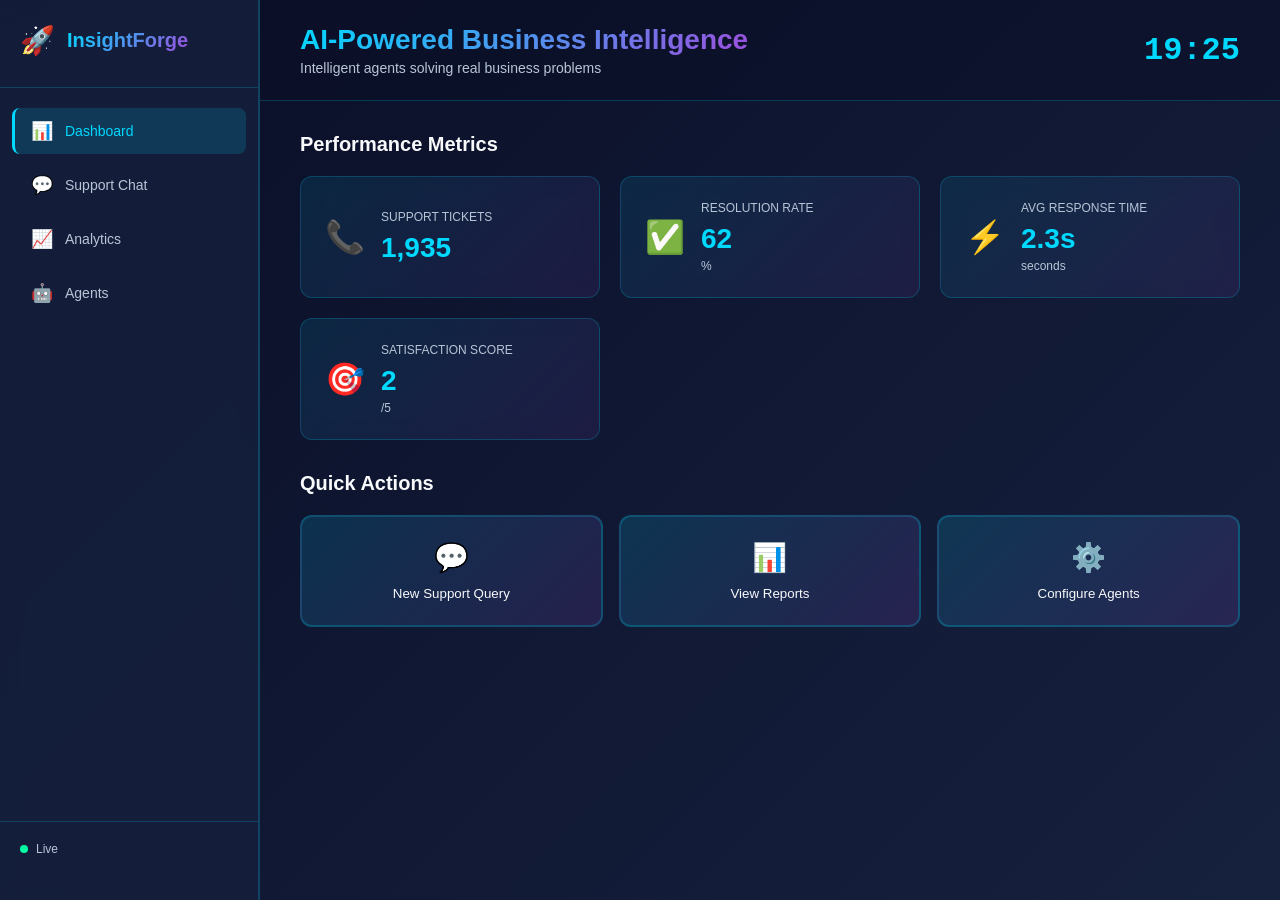
<file: public/index.html>
<!DOCTYPE html>
<html lang="en">
<head>
    <meta charset="UTF-8">
    <meta name="viewport" content="width=device-width, initial-scale=1.0">
    <title>InsightForge - AI Business Intelligence Platform</title>
    <link rel="stylesheet" href="styles.css">
</head>
<body>
    <div class="main-container">
        <!-- Sidebar Navigation -->
        <aside class="sidebar">
            <div class="sidebar-header">
                <div class="logo-icon">🚀</div>
                <h1 class="logo-text">InsightForge</h1>
            </div>

            <nav class="sidebar-nav">
                <button class="nav-btn active" onclick="switchView('dashboard')">
                    <span class="icon">📊</span>
                    <span class="label">Dashboard</span>
                </button>
                <button class="nav-btn" onclick="switchView('chat')">
                    <span class="icon">💬</span>
                    <span class="label">Support Chat</span>
                </button>
                <button class="nav-btn" onclick="switchView('analytics')">
                    <span class="icon">📈</span>
                    <span class="label">Analytics</span>
                </button>
                <button class="nav-btn" onclick="switchView('agents')">
                    <span class="icon">🤖</span>
                    <span class="label">Agents</span>
                </button>
            </nav>

            <div class="sidebar-footer">
                <div class="status-badge">
                    <span class="status-dot"></span>
                    <span>Live</span>
                </div>
            </div>
        </aside>

        <!-- Main Content -->
        <main class="content">
            <!-- Header -->
            <header class="header">
                <div class="header-title">
                    <h1>AI-Powered Business Intelligence</h1>
                    <p>Intelligent agents solving real business problems</p>
                </div>
                <div class="header-info">
                    <div class="time-display" id="timeDisplay">--:--</div>
                </div>
            </header>

            <!-- Dashboard View -->
            <section id="dashboard" class="view active">
                <div class="dashboard-grid">
                    <!-- KPI Cards -->
                    <div class="kpi-section">
                        <h2>Performance Metrics</h2>
                        <div class="kpi-grid">
                            <div class="kpi-card">
                                <div class="kpi-icon">📞</div>
                                <div class="kpi-content">
                                    <div class="kpi-label">Support Tickets</div>
                                    <div class="kpi-value counter" data-target="2847">0</div>
                                </div>
                            </div>
                            <div class="kpi-card">
                                <div class="kpi-icon">✅</div>
                                <div class="kpi-content">
                                    <div class="kpi-label">Resolution Rate</div>
                                    <div class="kpi-value counter" data-target="94">0</div>
                                    <div class="kpi-unit">%</div>
                                </div>
                            </div>
                            <div class="kpi-card">
                                <div class="kpi-icon">⚡</div>
                                <div class="kpi-content">
                                    <div class="kpi-label">Avg Response Time</div>
                                    <div class="kpi-value">2.3s</div>
                                    <div class="kpi-unit">seconds</div>
                                </div>
                            </div>
                            <div class="kpi-card">
                                <div class="kpi-icon">🎯</div>
                                <div class="kpi-content">
                                    <div class="kpi-label">Satisfaction Score</div>
                                    <div class="kpi-value counter" data-target="4">0</div>
                                    <div class="kpi-unit">/5</div>
                                </div>
                            </div>
                        </div>
                    </div>

                    <!-- Quick Actions -->
                    <div class="actions-section">
                        <h2>Quick Actions</h2>
                        <div class="actions-grid">
                            <button class="action-btn" onclick="switchView('chat')">
                                <div class="action-icon">💬</div>
                                <div class="action-label">New Support Query</div>
                            </button>
                            <button class="action-btn" onclick="switchView('analytics')">
                                <div class="action-icon">📊</div>
                                <div class="action-label">View Reports</div>
                            </button>
                            <button class="action-btn" onclick="switchView('agents')">
                                <div class="action-icon">⚙️</div>
                                <div class="action-label">Configure Agents</div>
                            </button>
                        </div>
                    </div>
                </div>
            </section>

            <!-- Chat View -->
            <section id="chat" class="view">
                <div class="chat-container">
                    <div class="chat-sidebar">
                        <h3>Select Agent</h3>
                        <div class="agent-selector">
                            <button class="agent-btn active" onclick="selectAgent('general', this)">
                                <span class="agent-icon">🧠</span>
                                <span class="agent-name">General AI</span>
                                <p class="agent-desc">Questions & reasoning</p>
                            </button>
                            <button class="agent-btn" onclick="selectAgent('rag', this)">
                                <span class="agent-icon">📚</span>
                                <span class="agent-name">Knowledge Base</span>
                                <p class="agent-desc">Document search</p>
                            </button>
                            <button class="agent-btn" onclick="selectAgent('sql', this)">
                                <span class="agent-icon">📊</span>
                                <span class="agent-name">Data Analytics</span>
                                <p class="agent-desc">Database queries</p>
                            </button>
                        </div>
                    </div>

                    <div class="chat-main">
                        <div class="chat-header">
                            <h2>Customer Support Assistant</h2>
                            <p id="selectedAgentInfo">Using: General AI Agent</p>
                        </div>

                        <div class="chat-messages" id="chatMessages">
                            <div class="message bot-message">
                                <div class="message-avatar">🤖</div>
                                <div class="message-bubble">
                                    <p>Hello! I'm your AI Assistant. How can I help you today?</p>
                                    <span class="timestamp">just now</span>
                                </div>
                            </div>
                        </div>

                        <div class="chat-input-wrapper">
                            <div class="input-group">
                                <input 
                                    type="text" 
                                    id="messageInput" 
                                    class="message-input" 
                                    placeholder="Ask me anything... (e.g., 'What's our Q2 revenue?', 'How do I reset my password?')"
                                    onkeypress="handleKeyPress(event)"
                                >
                                <button class="send-btn" onclick="sendMessage()">
                                    <span class="send-icon">⬎</span>
                                </button>
                            </div>
                            <div class="quick-tips">
                                <button class="tip-btn" onclick="insertQuickExample()" title="Ctrl+E">💡 Quick Example</button>
                                <span class="tip-text">Keyboard shortcuts: Ctrl+E for example • Ctrl+1/2/3 to switch agent</span>
                            </div>
                            <div id="loadingIndicator" class="loading-indicator" style="display: none;">
                                <div class="spinner"></div>
                                <span>Agent thinking...</span>
                            </div>
                        </div>
                    </div>
                </div>
            </section>

            <!-- Analytics View -->
            <section id="analytics" class="view">
                <div class="analytics-container">
                    <h2>Business Analytics Dashboard</h2>
                    
                    <div class="analytics-grid">
                        <div class="chart-card">
                            <h3>Support Tickets by Type</h3>
                            <div class="chart-placeholder">
                                <div class="bar-chart">
                                    <div class="bar" style="height: 75%"><span>Billing</span></div>
                                    <div class="bar" style="height: 45%"><span>Technical</span></div>
                                    <div class="bar" style="height: 60%"><span>Account</span></div>
                                    <div class="bar" style="height: 35%"><span>Other</span></div>
                                </div>
                            </div>
                        </div>

                        <div class="chart-card">
                            <h3>Resolution Time Trend</h3>
                            <div class="chart-placeholder">
                                <div class="line-chart">
                                    <div class="trend-line"></div>
                                </div>
                            </div>
                        </div>

                        <div class="chart-card">
                            <h3>Agent Performance</h3>
                            <div class="performance-list">
                                <div class="perf-item">
                                    <span class="perf-name">General Agent</span>
                                    <div class="perf-bar"><div class="perf-fill" style="width: 92%"></div></div>
                                    <span class="perf-score">92%</span>
                                </div>
                                <div class="perf-item">
                                    <span class="perf-name">RAG Agent</span>
                                    <div class="perf-bar"><div class="perf-fill" style="width: 88%"></div></div>
                                    <span class="perf-score">88%</span>
                                </div>
                                <div class="perf-item">
                                    <span class="perf-name">SQL Agent</span>
                                    <div class="perf-bar"><div class="perf-fill" style="width: 95%"></div></div>
                                    <span class="perf-score">95%</span>
                                </div>
                            </div>
                        </div>

                        <div class="chart-card full-width">
                            <h3>Key Insights</h3>
                            <div class="insights-list">
                                <div class="insight-item">
                                    <span class="insight-icon">💡</span>
                                    <div class="insight-content">
                                        <p><strong>AI Efficiency:</strong> Automated 73% of routine questions, reducing human agent workload by 8 hours/day</p>
                                    </div>
                                </div>
                                <div class="insight-item">
                                    <span class="insight-icon">📈</span>
                                    <div class="insight-content">
                                        <p><strong>Growth Trend:</strong> Support ticket volume increased 15% Week-over-Week, but resolution rate improved to 94%</p>
                                    </div>
                                </div>
                                <div class="insight-item">
                                    <span class="insight-icon">⚡</span>
                                    <div class="insight-content">
                                        <p><strong>Performance:</strong> Average response time decreased from 5.2s to 2.3s with optimized agent routing</p>
                                    </div>
                                </div>
                            </div>
                        </div>
                    </div>
                </div>
            </section>

            <!-- Agents View -->
            <section id="agents" class="view">
                <div class="agents-container">
                    <h2>AI Agents Configuration</h2>
                    
                    <div class="agents-list">
                        <div class="agent-config-card">
                            <div class="agent-header-config">
                                <div class="agent-icon-large">🧠</div>
                                <div class="agent-info">
                                    <h3>General Intelligence Agent</h3>
                                    <p>Primary conversational AI for general questions and multi-step reasoning</p>
                                </div>
                                <div class="agent-status active">🟢 Active</div>
                            </div>
                            <div class="agent-details">
                                <div class="detail-row">
                                    <span class="label">Model:</span>
                                    <span class="value">GPT-4</span>
                                </div>
                                <div class="detail-row">
                                    <span class="label">Temperature:</span>
                                    <span class="value">0.7</span>
                                </div>
                                <div class="detail-row">
                                    <span class="label">Tools Available:</span>
                                    <span class="value">API Calling, Web Search</span>
                                </div>
                                <div class="detail-row">
                                    <span class="label">Response Time:</span>
                                    <span class="value">2.1s avg</span>
                                </div>
                                <button class="configure-btn" onclick="showAlert('Configuration modal would open here')">Configure</button>
                            </div>
                        </div>

                        <div class="agent-config-card">
                            <div class="agent-header-config">
                                <div class="agent-icon-large">📚</div>
                                <div class="agent-info">
                                    <h3>Retrieval Agent</h3>
                                    <p>Document Q&A using RAG (Retrieval-Augmented Generation) for knowledge base</p>
                                </div>
                                <div class="agent-status active">🟢 Active</div>
                            </div>
                            <div class="agent-details">
                                <div class="detail-row">
                                    <span class="label">Database:</span>
                                    <span class="value">ChromaDB</span>
                                </div>
                                <div class="detail-row">
                                    <span class="label">Embeddings:</span>
                                    <span class="value">OpenAI</span>
                                </div>
                                <div class="detail-row">
                                    <span class="label">Indexed Documents:</span>
                                    <span class="value">1,247</span>
                                </div>
                                <div class="detail-row">
                                    <span class="label">Accuracy:</span>
                                    <span class="value">91.2%</span>
                                </div>
                                <button class="configure-btn" onclick="showAlert('Configuration modal would open here')">Configure</button>
                            </div>
                        </div>

                        <div class="agent-config-card">
                            <div class="agent-header-config">
                                <div class="agent-icon-large">📊</div>
                                <div class="agent-info">
                                    <h3>Data Analytics Agent</h3>
                                    <p>Database query execution for business intelligence and analytics</p>
                                </div>
                                <div class="agent-status active">🟢 Active</div>
                            </div>
                            <div class="agent-details">
                                <div class="detail-row">
                                    <span class="label">Database:</span>
                                    <span class="value">PostgreSQL</span>
                                </div>
                                <div class="detail-row">
                                    <span class="label">Query Safety:</span>
                                    <span class="value">Validated</span>
                                </div>
                                <div class="detail-row">
                                    <span class="label">Queries Executed:</span>
                                    <span class="value">12,847</span>
                                </div>
                                <div class="detail-row">
                                    <span class="label">Error Rate:</span>
                                    <span class="value">0.3%</span>
                                </div>
                                <button class="configure-btn" onclick="showAlert('Configuration modal would open here')">Configure</button>
                            </div>
                        </div>
                    </div>
                </div>
            </section>
        </main>
    </div>

    <script src="script.js"></script>
</body>
</html>
</file>
<file: public/styles.css>
/* ============== GLOBAL STYLES ============== */
:root {
    --primary: #00d9ff;
    --secondary: #9d4edd;
    --accent: #3a86ff;
    --success: #06ffa5;
    --danger: #ff006e;
    --bg-dark: #0a0e27;
    --bg-lighter: #16213e;
    --bg-card: #1e3a5f;
    --text-primary: #f8f9fa;
    --text-secondary: #b8c5d6;
    --border-color: rgba(0, 217, 255, 0.2);
    --shadow: 0 8px 32px rgba(0, 0, 0, 0.3);
}

* {
    margin: 0;
    padding: 0;
    box-sizing: border-box;
}

html, body {
    width: 100%;
    height: 100%;
}

body {
    font-family: 'Segoe UI', Tahoma, Geneva, Verdana, sans-serif;
    background: linear-gradient(135deg, var(--bg-dark) 0%, var(--bg-lighter) 100%);
    color: var(--text-primary);
    overflow: hidden;
}

/* ============== MAIN LAYOUT ============== */
.main-container {
    display: flex;
    width: 100%;
    height: 100vh;
}

/* ============== SIDEBAR ============== */
.sidebar {
    width: 260px;
    background: rgba(22, 33, 62, 0.8);
    border-right: 2px solid var(--border-color);
    display: flex;
    flex-direction: column;
    backdrop-filter: blur(10px);
    padding: 24px 0;
}

.sidebar-header {
    display: flex;
    align-items: center;
    gap: 12px;
    padding: 0 20px 30px;
    border-bottom: 1px solid var(--border-color);
}

.logo-icon {
    font-size: 28px;
    animation: spin 3s linear infinite;
}

.logo-text {
    font-size: 20px;
    font-weight: 700;
    background: linear-gradient(135deg, var(--primary), var(--secondary));
    -webkit-background-clip: text;
    -webkit-text-fill-color: transparent;
}

.sidebar-nav {
    flex: 1;
    display: flex;
    flex-direction: column;
    gap: 8px;
    padding: 20px 12px;
}

.nav-btn {
    display: flex;
    align-items: center;
    gap: 12px;
    padding: 12px 16px;
    background: transparent;
    border: none;
    color: var(--text-secondary);
    font-size: 14px;
    cursor: pointer;
    border-radius: 8px;
    transition: all 0.3s ease;
    border-left: 3px solid transparent;
}

.nav-btn:hover {
    background: rgba(0, 217, 255, 0.1);
    color: var(--primary);
}

.nav-btn.active {
    background: rgba(0, 217, 255, 0.15);
    color: var(--primary);
    border-left-color: var(--primary);
}

.nav-btn .icon {
    font-size: 18px;
}

.sidebar-footer {
    padding: 20px;
    border-top: 1px solid var(--border-color);
}

.status-badge {
    display: flex;
    align-items: center;
    gap: 8px;
    font-size: 12px;
    color: var(--text-secondary);
}

.status-dot {
    width: 8px;
    height: 8px;
    background: var(--success);
    border-radius: 50%;
    animation: pulse 2s ease-in-out infinite;
}

/* ============== MAIN CONTENT ============== */
.content {
    flex: 1;
    display: flex;
    flex-direction: column;
    overflow: hidden;
}

.header {
    display: flex;
    justify-content: space-between;
    align-items: center;
    padding: 24px 40px;
    border-bottom: 1px solid var(--border-color);
    background: rgba(10, 14, 39, 0.5);
}

.header-title h1 {
    font-size: 28px;
    margin-bottom: 4px;
    background: linear-gradient(135deg, var(--primary), var(--secondary));
    -webkit-background-clip: text;
    -webkit-text-fill-color: transparent;
}

.header-title p {
    font-size: 14px;
    color: var(--text-secondary);
}

.time-display {
    font-size: 32px;
    font-weight: 700;
    color: var(--primary);
    font-family: 'Courier New', monospace;
}

/* ============== VIEWS ============== */
.view {
    display: none;
    flex: 1;
    overflow-y: auto;
    padding: 32px 40px;
}

.view.active {
    display: block;
}

/* ============== DASHBOARD VIEW ============== */
.dashboard-grid {
    display: grid;
    grid-template-columns: 1fr;
    gap: 32px;
}

.kpi-section h2,
.actions-section h2 {
    font-size: 20px;
    margin-bottom: 20px;
    color: var(--text-primary);
}

.kpi-grid {
    display: grid;
    grid-template-columns: repeat(auto-fit, minmax(240px, 1fr));
    gap: 20px;
}

.kpi-card {
    background: linear-gradient(135deg, rgba(0, 217, 255, 0.1), rgba(157, 78, 221, 0.1));
    border: 1px solid var(--border-color);
    border-radius: 12px;
    padding: 24px;
    display: flex;
    align-items: center;
    gap: 16px;
    backdrop-filter: blur(10px);
    transition: all 0.3s ease;
}

.kpi-card:hover {
    background: linear-gradient(135deg, rgba(0, 217, 255, 0.2), rgba(157, 78, 221, 0.2));
    transform: translateY(-4px);
}

.kpi-icon {
    font-size: 32px;
}

.kpi-content {
    flex: 1;
}

.kpi-label {
    font-size: 12px;
    color: var(--text-secondary);
    text-transform: uppercase;
    margin-bottom: 8px;
}

.kpi-value {
    font-size: 28px;
    font-weight: 700;
    color: var(--primary);
}

.kpi-unit {
    font-size: 12px;
    color: var(--text-secondary);
    margin-top: 4px;
}

.actions-grid {
    display: grid;
    grid-template-columns: repeat(auto-fit, minmax(180px, 1fr));
    gap: 16px;
}

.action-btn {
    background: linear-gradient(135deg, rgba(0, 217, 255, 0.15), rgba(157, 78, 221, 0.15));
    border: 2px solid var(--border-color);
    border-radius: 12px;
    padding: 24px 16px;
    cursor: pointer;
    transition: all 0.3s ease;
    display: flex;
    flex-direction: column;
    align-items: center;
    gap: 12px;
    color: var(--text-primary);
    font-weight: 500;
}

.action-btn:hover {
    background: linear-gradient(135deg, rgba(0, 217, 255, 0.25), rgba(157, 78, 221, 0.25));
    border-color: var(--primary);
    transform: translateY(-4px);
}

.action-icon {
    font-size: 28px;
}

/* ============== CHAT VIEW ============== */
.chat-container {
    display: grid;
    grid-template-columns: 260px 1fr;
    gap: 24px;
    height: calc(100vh - 120px);
}

.chat-sidebar {
    background: rgba(22, 33, 62, 0.6);
    border: 1px solid var(--border-color);
    border-radius: 12px;
    padding: 20px;
    backdrop-filter: blur(10px);
}

.chat-sidebar h3 {
    margin-bottom: 16px;
    color: var(--primary);
    font-size: 14px;
}

.agent-selector {
    display: flex;
    flex-direction: column;
    gap: 12px;
}

.agent-btn {
    background: rgba(30, 58, 95, 0.5);
    border: 2px solid transparent;
    border-radius: 8px;
    padding: 12px;
    cursor: pointer;
    transition: all 0.3s ease;
    text-align: left;
    color: var(--text-primary);
}

.agent-btn:hover {
    border-color: var(--primary);
    background: rgba(0, 217, 255, 0.1);
}

.agent-btn.active {
    background: rgba(0, 217, 255, 0.2);
    border-color: var(--primary);
}

.agent-icon {
    font-size: 20px;
    display: block;
}

.agent-name {
    display: block;
    font-weight: 600;
    margin: 4px 0;
    font-size: 14px;
}

.agent-desc {
    font-size: 12px;
    color: var(--text-secondary);
}

.chat-main {
    display: flex;
    flex-direction: column;
    background: rgba(22, 33, 62, 0.6);
    border: 1px solid var(--border-color);
    border-radius: 12px;
    backdrop-filter: blur(10px);
    overflow: hidden;
}

.chat-header {
    padding: 20px;
    border-bottom: 1px solid var(--border-color);
}

.chat-header h2 {
    font-size: 18px;
    margin-bottom: 4px;
}

#selectedAgentInfo {
    font-size: 12px;
    color: var(--text-secondary);
}

.chat-messages {
    flex: 1;
    overflow-y: auto;
    padding: 20px;
    display: flex;
    flex-direction: column;
    gap: 16px;
}

.message {
    display: flex;
    gap: 12px;
    animation: slideIn 0.3s ease;
}

.message.user-message {
    justify-content: flex-end;
}

.message-avatar {
    font-size: 28px;
    flex-shrink: 0;
}

.message-bubble {
    max-width: 60%;
    background: rgba(0, 217, 255, 0.15);
    border: 1px solid var(--border-color);
    border-radius: 12px;
    padding: 12px 16px;
    border-radius: 12px;
}

.message.user-message .message-bubble {
    background: rgba(157, 78, 221, 0.2);
    border-color: rgba(157, 78, 221, 0.3);
}

.message-bubble p {
    font-size: 14px;
    margin: 0;
}

.timestamp {
    font-size: 11px;
    color: var(--text-secondary);
    margin-top: 4px;
    display: block;
}

.chat-input-wrapper {
    padding: 20px;
    border-top: 1px solid var(--border-color);
}

.input-group {
    display: flex;
    gap: 8px;
}

.message-input {
    flex: 1;
    background: rgba(30, 58, 95, 0.5);
    border: 1px solid var(--border-color);
    border-radius: 8px;
    padding: 12px 16px;
    color: var(--text-primary);
    font-size: 14px;
    outline: none;
    transition: all 0.3s ease;
}

.message-input:focus {
    border-color: var(--primary);
    background: rgba(30, 58, 95, 0.7);
}

.send-btn {
    background: linear-gradient(135deg, var(--primary), var(--secondary));
    border: none;
    border-radius: 8px;
    width: 40px;
    height: 40px;
    cursor: pointer;
    display: flex;
    align-items: center;
    justify-content: center;
    font-size: 18px;
    transition: all 0.3s ease;
}

.send-btn:hover {
    transform: scale(1.05);
}

.quick-tips {
    display: flex;
    align-items: center;
    gap: 12px;
    margin-top: 12px;
    font-size: 11px;
    color: var(--text-secondary);
}

.tip-btn {
    background: rgba(0, 217, 255, 0.1);
    border: 1px solid var(--border-color);
    border-radius: 4px;
    padding: 4px 8px;
    font-size: 11px;
    color: var(--primary);
    cursor: pointer;
    transition: all 0.3s ease;
}

.tip-btn:hover {
    background: rgba(0, 217, 255, 0.2);
    border-color: var(--primary);
}

.tip-text {
    flex: 1;
    font-style: italic;
}


.loading-indicator {
    display: flex;
    align-items: center;
    gap: 8px;
    font-size: 12px;
    color: var(--text-secondary);
    margin-top: 12px;
}

.spinner {
    width: 14px;
    height: 14px;
    border: 2px solid var(--border-color);
    border-top-color: var(--primary);
    border-radius: 50%;
    animation: spin 1s linear infinite;
}

/* ============== ANALYTICS VIEW ============== */
.analytics-container {
    flex: 1;
    display: flex;
    flex-direction: column;
}

.analytics-container h2 {
    margin-bottom: 20px;
    font-size: 24px;
}

.analytics-grid {
    display: grid;
    grid-template-columns: repeat(auto-fit, minmax(350px, 1fr));
    gap: 20px;
    flex: 1;
}

.chart-card {
    background: rgba(22, 33, 62, 0.6);
    border: 1px solid var(--border-color);
    border-radius: 12px;
    padding: 20px;
    backdrop-filter: blur(10px);
}

.chart-card h3 {
    margin-bottom: 16px;
    font-size: 14px;
    color: var(--text-primary);
}

.chart-card.full-width {
    grid-column: 1 / -1;
}

.bar-chart {
    display: flex;
    align-items: flex-end;
    gap: 16px;
    height: 200px;
    justify-content: space-around;
}

.bar {
    background: linear-gradient(135deg, var(--primary), var(--secondary));
    border-radius: 4px 4px 0 0;
    width: 20%;
    min-width: 40px;
    position: relative;
    transition: all 0.3s ease;
}

.bar:hover {
    filter: brightness(1.2);
}

.bar span {
    position: absolute;
    bottom: -25px;
    left: 50%;
    transform: translateX(-50%);
    font-size: 12px;
    white-space: nowrap;
}

.performance-list {
    display: flex;
    flex-direction: column;
    gap: 16px;
}

.perf-item {
    display: flex;
    align-items: center;
    gap: 12px;
}

.perf-name {
    font-size: 13px;
    min-width: 100px;
}

.perf-bar {
    flex: 1;
    height: 8px;
    background: rgba(0, 217, 255, 0.1);
    border-radius: 4px;
    overflow: hidden;
}

.perf-fill {
    height: 100%;
    background: linear-gradient(90deg, var(--primary), var(--secondary));
    border-radius: 4px;
    transition: width 0.3s ease;
}

.perf-score {
    font-size: 13px;
    font-weight: 600;
    color: var(--primary);
    min-width: 40px;
}

.insights-list {
    display: flex;
    flex-direction: column;
    gap: 16px;
}

.insight-item {
    display: flex;
    gap: 12px;
}

.insight-icon {
    font-size: 20px;
    flex-shrink: 0;
}

.insight-content p {
    font-size: 14px;
    line-height: 1.5;
}

/* ============== AGENTS VIEW ============== */
.agents-container h2 {
    margin-bottom: 24px;
    font-size: 24px;
}

.agents-list {
    display: grid;
    grid-template-columns: repeat(auto-fit, minmax(380px, 1fr));
    gap: 24px;
}

.agent-config-card {
    background: linear-gradient(135deg, rgba(0, 217, 255, 0.05), rgba(157, 78, 221, 0.05));
    border: 2px solid var(--border-color);
    border-radius: 12px;
    overflow: hidden;
    backdrop-filter: blur(10px);
    transition: all 0.3s ease;
}

.agent-config-card:hover {
    border-color: var(--primary);
    transform: translateY(-4px);
}

.agent-header-config {
    display: flex;
    align-items: center;
    gap: 16px;
    padding: 20px;
    border-bottom: 1px solid var(--border-color);
}

.agent-icon-large {
    font-size: 32px;
}

.agent-info {
    flex: 1;
}

.agent-info h3 {
    font-size: 16px;
    margin-bottom: 4px;
}

.agent-info p {
    font-size: 12px;
    color: var(--text-secondary);
}

.agent-status {
    font-size: 12px;
    font-weight: 600;
    padding: 6px 12px;
    background: rgba(6, 255, 165, 0.1);
    border: 1px solid rgba(6, 255, 165, 0.3);
    border-radius: 6px;
    color: var(--success);
}

.agent-details {
    padding: 20px;
}

.detail-row {
    display: flex;
    justify-content: space-between;
    padding: 8px 0;
    border-bottom: 1px solid rgba(0, 217, 255, 0.1);
    font-size: 13px;
}

.detail-row:last-child {
    border-bottom: none;
}

.detail-row .label {
    color: var(--text-secondary);
}

.detail-row .value {
    color: var(--primary);
    font-weight: 600;
}

.configure-btn {
    width: 100%;
    margin-top: 12px;
    padding: 10px;
    background: linear-gradient(135deg, var(--primary), var(--secondary));
    border: none;
    border-radius: 6px;
    color: var(--bg-dark);
    font-weight: 600;
    cursor: pointer;
    transition: all 0.3s ease;
}

.configure-btn:hover {
    transform: scale(1.02);
}

/* ============== ANIMATIONS ============== */
@keyframes spin {
    from { transform: rotate(0deg); }
    to { transform: rotate(360deg); }
}

@keyframes pulse {
    0%, 100% { opacity: 1; }
    50% { opacity: 0.5; }
}

@keyframes slideIn {
    from {
        opacity: 0;
        transform: translateY(10px);
    }
    to {
        opacity: 1;
        transform: translateY(0);
    }
}

/* ============== SCROLLBAR ============== */
::-webkit-scrollbar {
    width: 8px;
}

::-webkit-scrollbar-track {
    background: rgba(0, 217, 255, 0.05);
}

::-webkit-scrollbar-thumb {
    background: var(--primary);
    border-radius: 4px;
}

::-webkit-scrollbar-thumb:hover {
    background: var(--secondary);
}

/* ============== RESPONSIVE ============== */
@media (max-width: 1024px) {
    .sidebar {
        width: 200px;
    }

    .analytics-grid {
        grid-template-columns: 1fr;
    }

    .agents-list {
        grid-template-columns: 1fr;
    }

    .chat-container {
        grid-template-columns: 1fr;
        height: auto;
    }

    .chat-sidebar {
        display: none;
    }
}

@media (max-width: 768px) {
    .main-container {
        flex-direction: column;
    }

    .sidebar {
        width: 100%;
        flex-direction: row;
        justify-content: space-between;
    }

    .sidebar-nav {
        flex-direction: row;
        gap: 0;
    }

    .content {
        height: auto;
    }

    .view {
        padding: 16px;
    }

    .header {
        padding: 16px;
    }

    .header-title h1 {
        font-size: 20px;
    }
}
</file>
